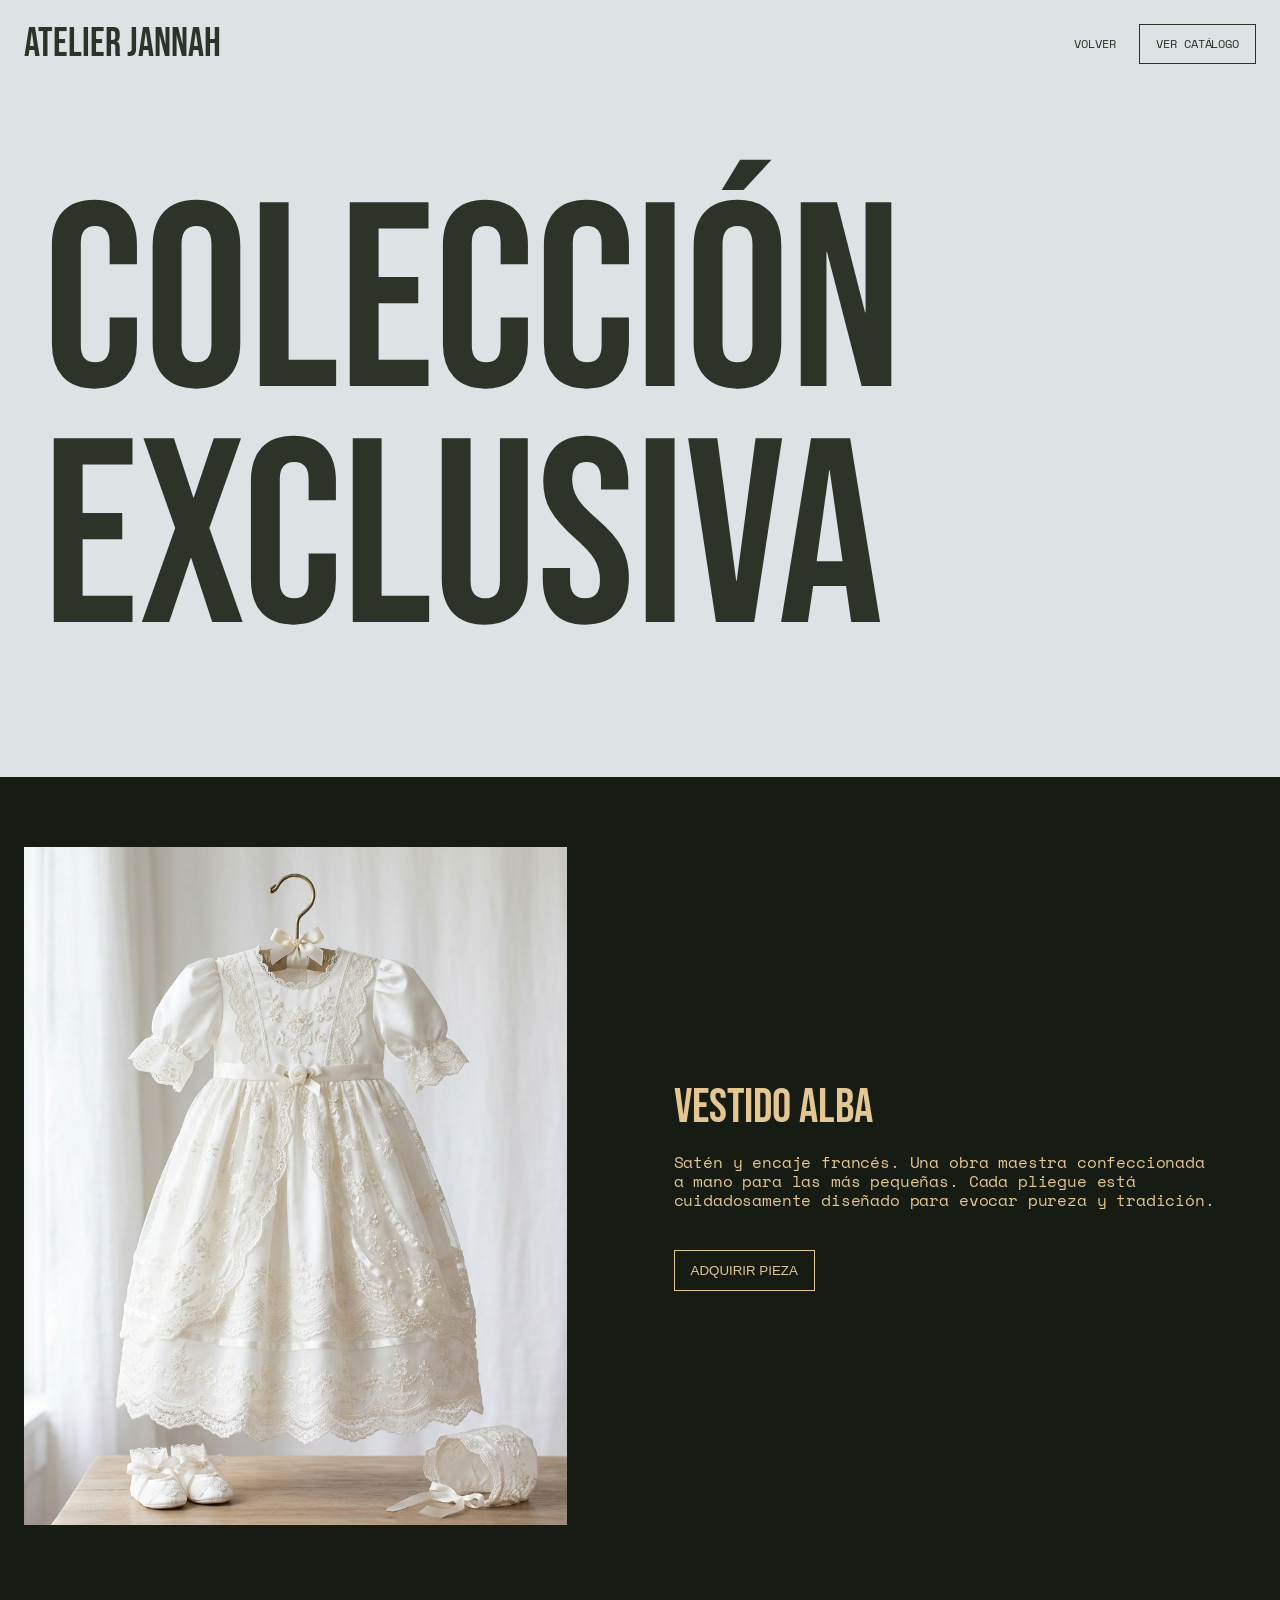
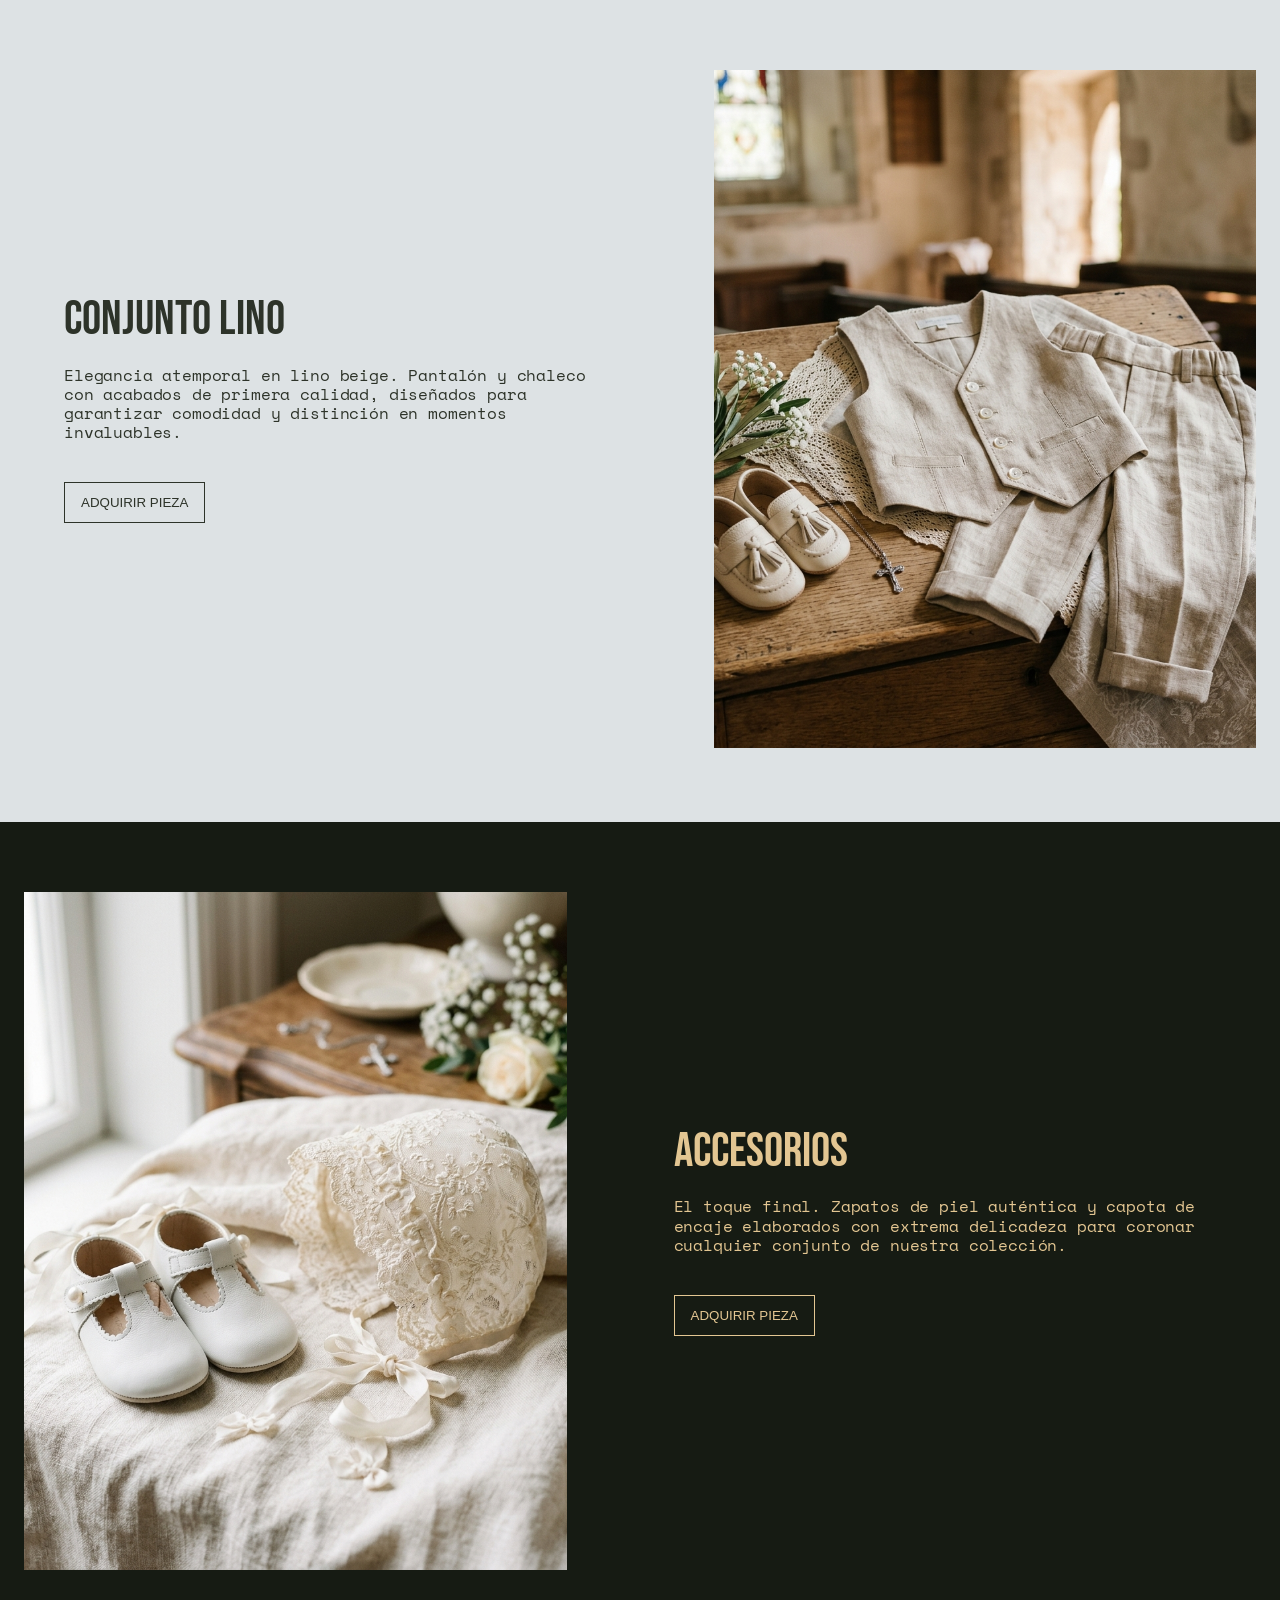
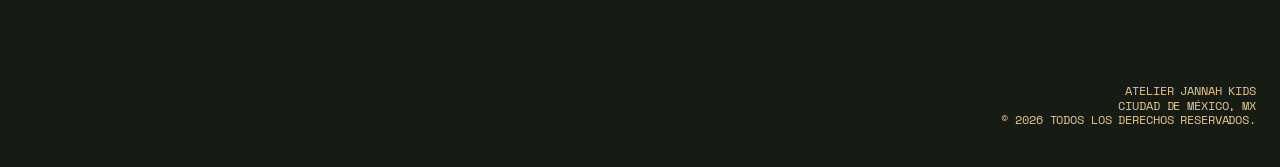
<file: tienda.html>
<!DOCTYPE html>
<html lang="es">
<head>
  <meta charset="UTF-8">
  <meta name="viewport" content="width=device-width, initial-scale=1.0">
  <title>Colección Exclusiva - Atelier Jannah Kids</title>
  <link rel="stylesheet" href="styles.css">
</head>
<body>
  
  <header class="top-bar light-theme" style="position: absolute;">
    <a href="index.html" class="logo font-display text-subheading" style="color: var(--color-forest-charcoal);">ATELIER JANNAH</a>
    <nav class="nav-links font-mono text-caption all-caps">
      <a href="index.html" style="color: var(--color-forest-charcoal);">VOLVER</a>
      <a href="#productos" class="nav-btn" style="border-color: var(--color-forest-charcoal); color: var(--color-forest-charcoal);">VER CATÁLOGO</a>
    </nav>
  </header>

  <main>
    <section class="hero-shop bg-light">
      <h1 class="font-display text-display hero-headline" style="color: var(--color-forest-charcoal);">COLECCIÓN<br>EXCLUSIVA</h1>
    </section>

    <!-- Product 1 -->
    <section id="productos" class="bg-dark zig-zag-item">
      <div class="zz-img">
        <img src="./assets/dress.png" alt="Vestido Clásico" loading="lazy">
      </div>
      <div class="zz-text">
        <h2 class="font-display text-heading">VESTIDO ALBA</h2>
        <p class="font-mono text-body">Satén y encaje francés. Una obra maestra confeccionada a mano para las más pequeñas. Cada pliegue está cuidadosamente diseñado para evocar pureza y tradición.</p>
        <button class="nav-btn">ADQUIRIR PIEZA</button>
      </div>
    </section>

    <!-- Product 2 -->
    <section class="bg-light zig-zag-item reverse">
      <div class="zz-img">
        <img src="./assets/suit.png" alt="Traje de Niño" loading="lazy">
      </div>
      <div class="zz-text">
        <h2 class="font-display text-heading">CONJUNTO LINO</h2>
        <p class="font-mono text-body">Elegancia atemporal en lino beige. Pantalón y chaleco con acabados de primera calidad, diseñados para garantizar comodidad y distinción en momentos invaluables.</p>
        <button class="nav-btn btn-dark">ADQUIRIR PIEZA</button>
      </div>
    </section>

    <!-- Product 3 -->
    <section class="bg-dark zig-zag-item">
      <div class="zz-img">
        <img src="./assets/accessories.png" alt="Accesorios" loading="lazy">
      </div>
      <div class="zz-text">
        <h2 class="font-display text-heading">ACCESORIOS</h2>
        <p class="font-mono text-body">El toque final. Zapatos de piel auténtica y capota de encaje elaborados con extrema delicadeza para coronar cualquier conjunto de nuestra colección.</p>
        <button class="nav-btn">ADQUIRIR PIEZA</button>
      </div>
    </section>
  </main>

  <footer class="footer">
    <div class="footer-caption font-mono text-caption all-caps">
      ATELIER JANNAH KIDS<br>
      CIUDAD DE MÉXICO, MX<br>
      © 2026 TODOS LOS DERECHOS RESERVADOS.
    </div>
  </footer>

</body>
</html>
</file>
<file: styles.css>
@import url('https://fonts.googleapis.com/css2?family=Bebas+Neue&family=Space+Mono:ital,wght@0,400;0,700;1,400;1,700&display=swap');

:root {
  /* Colors */
  --color-highlighter-mint: #e3c692; /* Champagne Gold */
  --color-sage-stone: #84907f;
  --color-carbon-ink: #161b13;
  --color-forest-charcoal: #2d3329;
  --color-topo-gray: #dde2e4;
  --color-pure-black: #000000;

  /* Typography — Font Families */
  --font-display: 'Bebas Neue', 'F37stout', ui-sans-serif, system-ui, sans-serif;
  --font-mono: 'Space Mono', 'mono', ui-monospace, monospace;
  --font-serif: 'Times New Roman', Times, serif;

  /* Typography — Scale */
  --text-caption: clamp(0.625rem, 0.5rem + 0.5dvw, 0.75rem); /* 10px - 12px */
  --text-body: clamp(0.875rem, 0.8rem + 0.3dvw, 1rem); /* 14px - 16px */
  --text-subheading: clamp(2rem, 1.5rem + 2dvw, 2.5rem); /* 32px - 40px */
  --text-heading: clamp(2.5rem, 2rem + 3dvw, 3rem); /* 40px - 48px */
  --text-display: clamp(4rem, 2rem + 18dvw, 22.875rem); /* up to 366px */

  /* Spacing Base Unit (6px -> 0.375rem) */
  --spacing-5: 0.3125rem;
  --spacing-12: 0.75rem;
  --spacing-16: 1rem;
  --spacing-24: 1.5rem;
  --spacing-40: 2.5rem;
  --spacing-67: 4.1875rem;
  --spacing-70: 4.375rem;
  --spacing-190: 11.875rem;
}

* {
  margin: 0;
  padding: 0;
  box-sizing: border-box;
  /* Enforce 0px border-radius and no shadows everywhere per design */
  border-radius: 0 !important;
  box-shadow: none !important;
}

html, body {
  overflow-x: hidden;
  background-color: var(--color-topo-gray);
  color: var(--color-forest-charcoal);
  font-family: var(--font-mono);
  font-size: 16px;
  line-height: 1.2;
  letter-spacing: -0.01em;
  scroll-behavior: smooth;
}

/* Utilities */
.font-display {
  font-family: var(--font-display);
  font-weight: 400;
  line-height: 0.9;
  letter-spacing: normal;
  text-transform: uppercase;
}
.font-mono {
  font-family: var(--font-mono);
  font-weight: 400;
  line-height: 1.2;
  letter-spacing: -0.01em;
}
.font-serif {
  font-family: var(--font-serif);
  font-weight: 400;
  line-height: 1.2;
  letter-spacing: normal;
}
.all-caps { text-transform: uppercase; }

.text-display { font-size: var(--text-display); }
.text-heading { font-size: var(--text-heading); }
.text-subheading { font-size: var(--text-subheading); }
.text-body { font-size: var(--text-body); }
.text-caption { font-size: var(--text-caption); }

.bg-dark {
  background-color: var(--color-carbon-ink);
  color: var(--color-highlighter-mint);
}
.bg-light {
  background-color: var(--color-topo-gray);
  color: var(--color-forest-charcoal);
}

a {
  color: inherit;
  text-decoration: none;
}
p {
  max-width: 65ch; /* Limit width for readability */
  margin-bottom: var(--spacing-16);
}

/* Sections */
section {
  width: 100dvw;
  padding: var(--spacing-70) var(--spacing-24);
  position: relative;
  overflow: hidden;
}

/* Header & Nav */
.top-bar {
  position: absolute;
  top: 0;
  left: 0;
  width: 100dvw;
  display: flex;
  justify-content: space-between;
  align-items: center;
  padding: var(--spacing-24);
  z-index: 100;
}
.logo {
  color: var(--color-highlighter-mint);
}
.nav-links {
  display: flex;
  gap: var(--spacing-24);
  align-items: center;
}
.nav-links a {
  color: var(--color-highlighter-mint);
  transition: transform 0.2s, opacity 0.2s;
}
.nav-links a:hover {
  opacity: 0.7;
}
.nav-btn {
  border: 1px solid var(--color-highlighter-mint);
  padding: var(--spacing-12) var(--spacing-16);
  background: transparent;
  color: var(--color-highlighter-mint);
  cursor: pointer;
}
.nav-btn:hover {
  transform: translateY(1px);
}
/* Ensure dark mode text on top bar if over light background */
.top-bar.light-theme .logo,
.top-bar.light-theme .nav-links a,
.top-bar.light-theme .nav-btn {
  color: var(--color-forest-charcoal);
  border-color: var(--color-forest-charcoal);
}

/* Hero */
.hero {
  min-height: 100dvh;
  background: url('./assets/hero.jpg') center/cover no-repeat;
  padding: 0; /* Remove default padding for full bleed image */
  display: flex;
  align-items: flex-end; /* Align headline to bottom */
}
.hero-headline {
  color: var(--color-highlighter-mint);
  mix-blend-mode: normal; /* In case we want overlapping effects */
  margin-left: -5px; /* Optical alignment */
  margin-bottom: 5dvh;
  padding: 0 var(--spacing-24);
  width: 100dvw;
  word-wrap: break-word;
}

/* Tilted Photo Cluster Section */
.cluster-section {
  display: flex;
  flex-direction: column;
  gap: var(--spacing-67);
  padding-top: var(--spacing-70);
  padding-bottom: var(--spacing-70);
}

@media (min-width: 768px) {
  .cluster-section {
    flex-direction: row;
    align-items: center;
  }
}

.tilted-cluster {
  position: relative;
  width: 100%;
  height: 50dvh;
  min-height: 400px;
  flex: 1;
}
.tilted-cluster img {
  position: absolute;
  width: clamp(200px, 40dvw, 360px);
  object-fit: cover;
  aspect-ratio: 3/4;
}
.photo-1 {
  top: 10%;
  left: 10%;
  transform: rotate(-8deg);
  z-index: 1;
}
.photo-2 {
  top: 5%;
  left: 30%;
  transform: rotate(12deg);
  z-index: 2;
}
.photo-3 {
  top: 25%;
  left: 45%;
  transform: rotate(4deg);
  z-index: 3;
}

.cluster-content {
  flex: 1;
  padding: 0 var(--spacing-24);
}
.icon-badge {
  display: inline-flex;
  justify-content: center;
  align-items: center;
  width: 48px;
  height: 48px;
  border: 1.5px solid var(--color-highlighter-mint);
  border-radius: 50% !important; /* The only exception for the circle badge */
  margin-top: var(--spacing-24);
}
.icon-badge svg {
  width: 24px;
  height: 24px;
  stroke: var(--color-highlighter-mint);
  stroke-width: 1.5px;
  fill: none;
}

/* Light Band - About */
.about-section {
  display: grid;
  grid-template-columns: 1fr;
  gap: var(--spacing-40);
}
@media (min-width: 768px) {
  .about-section {
    grid-template-columns: 1fr 1fr;
  }
}
.about-content {
  display: flex;
  flex-direction: column;
  justify-content: center;
}
.inline-link {
  font-family: var(--font-serif);
  color: var(--color-forest-charcoal);
  text-decoration: underline;
  font-size: 1rem;
}
.about-image {
  width: 100%;
  height: 100%;
  object-fit: cover;
  min-height: 50dvh;
}

/* Contact Section */
.contact-section {
  display: grid;
  grid-template-columns: 1fr;
  gap: var(--spacing-40);
}
@media (min-width: 768px) {
  .contact-section {
    grid-template-columns: 1fr 1fr;
  }
}
.contact-form {
  display: flex;
  flex-direction: column;
  gap: var(--spacing-16);
  max-width: 600px;
}
.contact-form input,
.contact-form textarea {
  background: transparent;
  border: 1px solid var(--color-forest-charcoal);
  padding: var(--spacing-16);
  font-family: var(--font-mono);
  font-size: var(--text-body);
  color: var(--color-forest-charcoal);
  outline: none;
}
.contact-form input:focus,
.contact-form textarea:focus {
  border-width: 2px;
}
.contact-form button {
  border: 1px solid var(--color-forest-charcoal);
  background: transparent;
  color: var(--color-forest-charcoal);
  padding: var(--spacing-16) var(--spacing-24);
  font-family: var(--font-mono);
  font-size: var(--text-body);
  cursor: pointer;
  text-transform: uppercase;
  text-align: left;
  transition: background 0.2s, color 0.2s;
}
.contact-form button:hover {
  background: var(--color-forest-charcoal);
  color: var(--color-topo-gray);
}

/* Footer */
.footer {
  width: 100dvw;
  background-color: var(--color-carbon-ink);
  color: var(--color-highlighter-mint);
  padding: var(--spacing-40) var(--spacing-24) var(--spacing-40) var(--spacing-190);
  display: flex;
  justify-content: flex-end;
}
.footer-caption {
  text-align: right;
  max-width: 300px;
}

/* Store / Zig-Zag Layout */
.hero-shop {
  min-height: 40dvh;
  padding-top: var(--spacing-190);
}

.zig-zag-item {
  display: flex;
  flex-direction: column;
  gap: var(--spacing-67);
  align-items: center;
}
@media (min-width: 768px) {
  .zig-zag-item {
    flex-direction: row;
  }
  .zig-zag-item.reverse {
    flex-direction: row-reverse;
  }
}
.zz-img {
  flex: 1;
  width: 100%;
}
.zz-img img {
  width: 100%;
  height: auto;
  aspect-ratio: 4/5;
  object-fit: cover;
}
.zz-text {
  flex: 1;
  padding: 0 var(--spacing-40);
  display: flex;
  flex-direction: column;
  align-items: flex-start;
  gap: var(--spacing-24);
}
.btn-dark {
  border-color: var(--color-forest-charcoal);
  color: var(--color-forest-charcoal);
}
</file>
